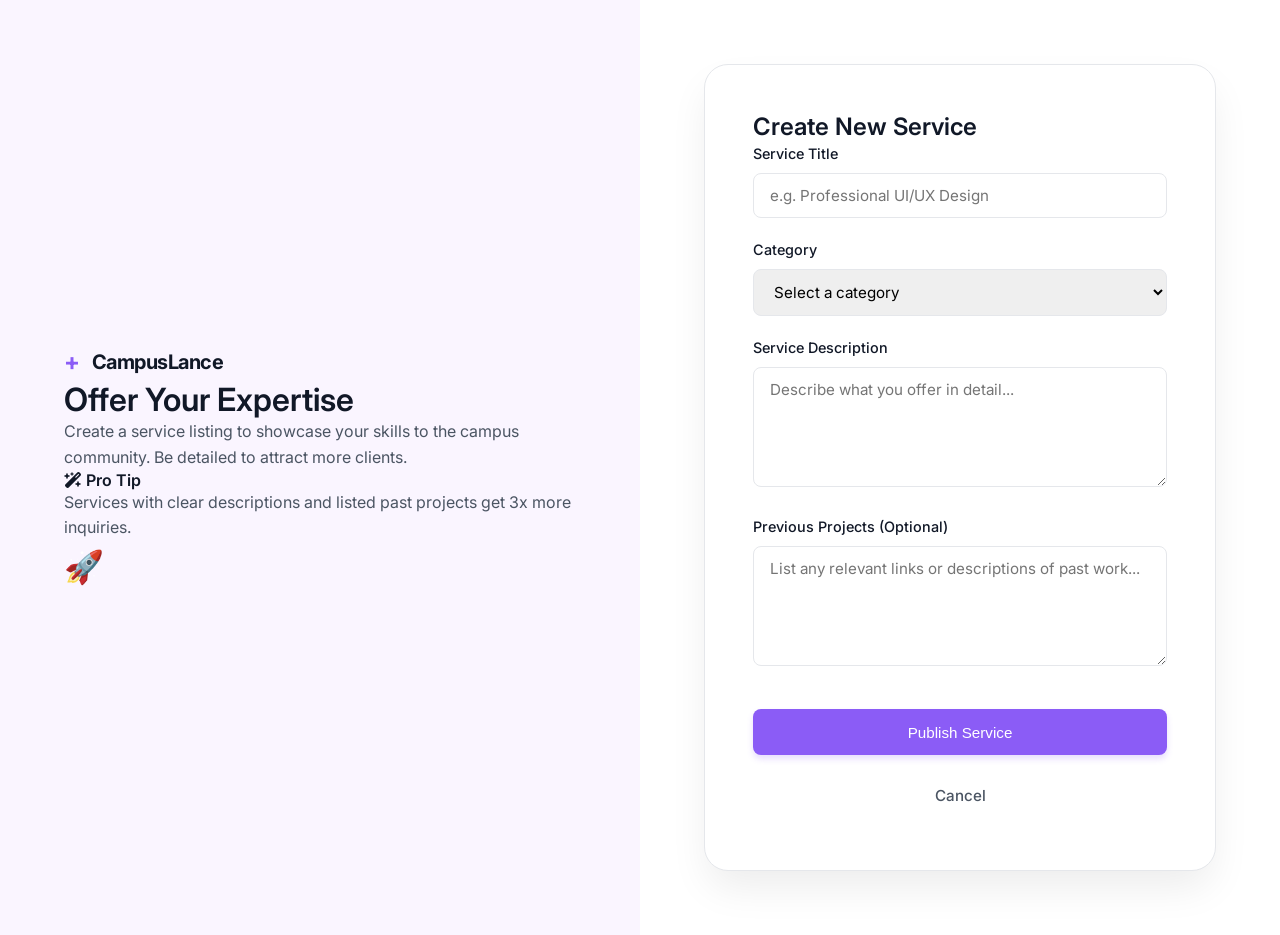
<file: create-service.html>
<!DOCTYPE html>
<html lang="en">
<head>
    <meta charset="UTF-8">
    <meta name="viewport" content="width=device-width, initial-scale=1.0">
    <title>Create Your Service - CampusLance</title>
    <link rel="stylesheet" href="style.css">
    <link rel="stylesheet" href="https://cdnjs.cloudflare.com/ajax/libs/font-awesome/6.4.0/css/all.min.css">
    <style>
        .service-form-card {
            max-width: 600px;
            margin: 0 auto;
        }
        textarea.form-control {
            min-height: 120px;
            resize: vertical;
        }
    </style>
</head>
<body>
    <div class="auth-layout">
        <!-- Left Side: Information -->
        <div class="auth-left">
            <a href="dashboard.html" class="nav-brand">
                <div class="nav-brand-logo">+</div>
                CampusLance
            </a>

            <div class="auth-content">
                <h1>Offer Your Expertise</h1>
                <p>Create a service listing to showcase your skills to the campus community. Be detailed to attract more clients.</p>
                
                <div class="auth-verify-banner">
                    <h4><i class="fa-solid fa-wand-magic-sparkles"></i> Pro Tip</h4>
                    <p>Services with clear descriptions and listed past projects get 3x more inquiries.</p>
                </div>
            </div>

            <div style="font-size: 2rem;">
                🚀
            </div>
        </div>

        <!-- Right Side: Form -->
        <div class="auth-right">
            <div class="auth-card service-form-card">
                <h2>Create New Service</h2>
                <form id="serviceForm">
                    <div class="form-group">
                        <label>Service Title</label>
                        <input type="text" id="serviceTitle" class="form-control" placeholder="e.g. Professional UI/UX Design" required>
                    </div>
                    
                    <div class="form-group">
                        <label>Category</label>
                        <select id="serviceCategory" class="form-control" required>
                            <option value="" disabled selected>Select a category</option>
                            <option value="Graphic Design">Graphic Design</option>
                            <option value="Web Development">Web Development</option>
                            <option value="Content Writing">Content Writing</option>
                            <option value="Digital Marketing">Digital Marketing</option>
                            <option value="Video Editing">Video Editing</option>
                            <option value="Academic Tutoring">Academic Tutoring</option>
                        </select>
                    </div>
                    
                    <div class="form-group">
                        <label>Service Description</label>
                        <textarea id="serviceDescription" class="form-control" placeholder="Describe what you offer in detail..." required></textarea>
                    </div>

                    <div class="form-group">
                        <label>Previous Projects (Optional)</label>
                        <textarea id="serviceProjects" class="form-control" placeholder="List any relevant links or descriptions of past work..."></textarea>
                    </div>
                    
                    <button type="submit" class="btn btn-primary">Publish Service</button>
                    <a href="dashboard.html" class="btn btn-secondary" style="margin-top: 1rem; display: block; text-align: center; text-decoration: none;">Cancel</a>
                </form>
            </div>
        </div>
    </div>
    <script src="script.js"></script>
</body>
</html>
</file>
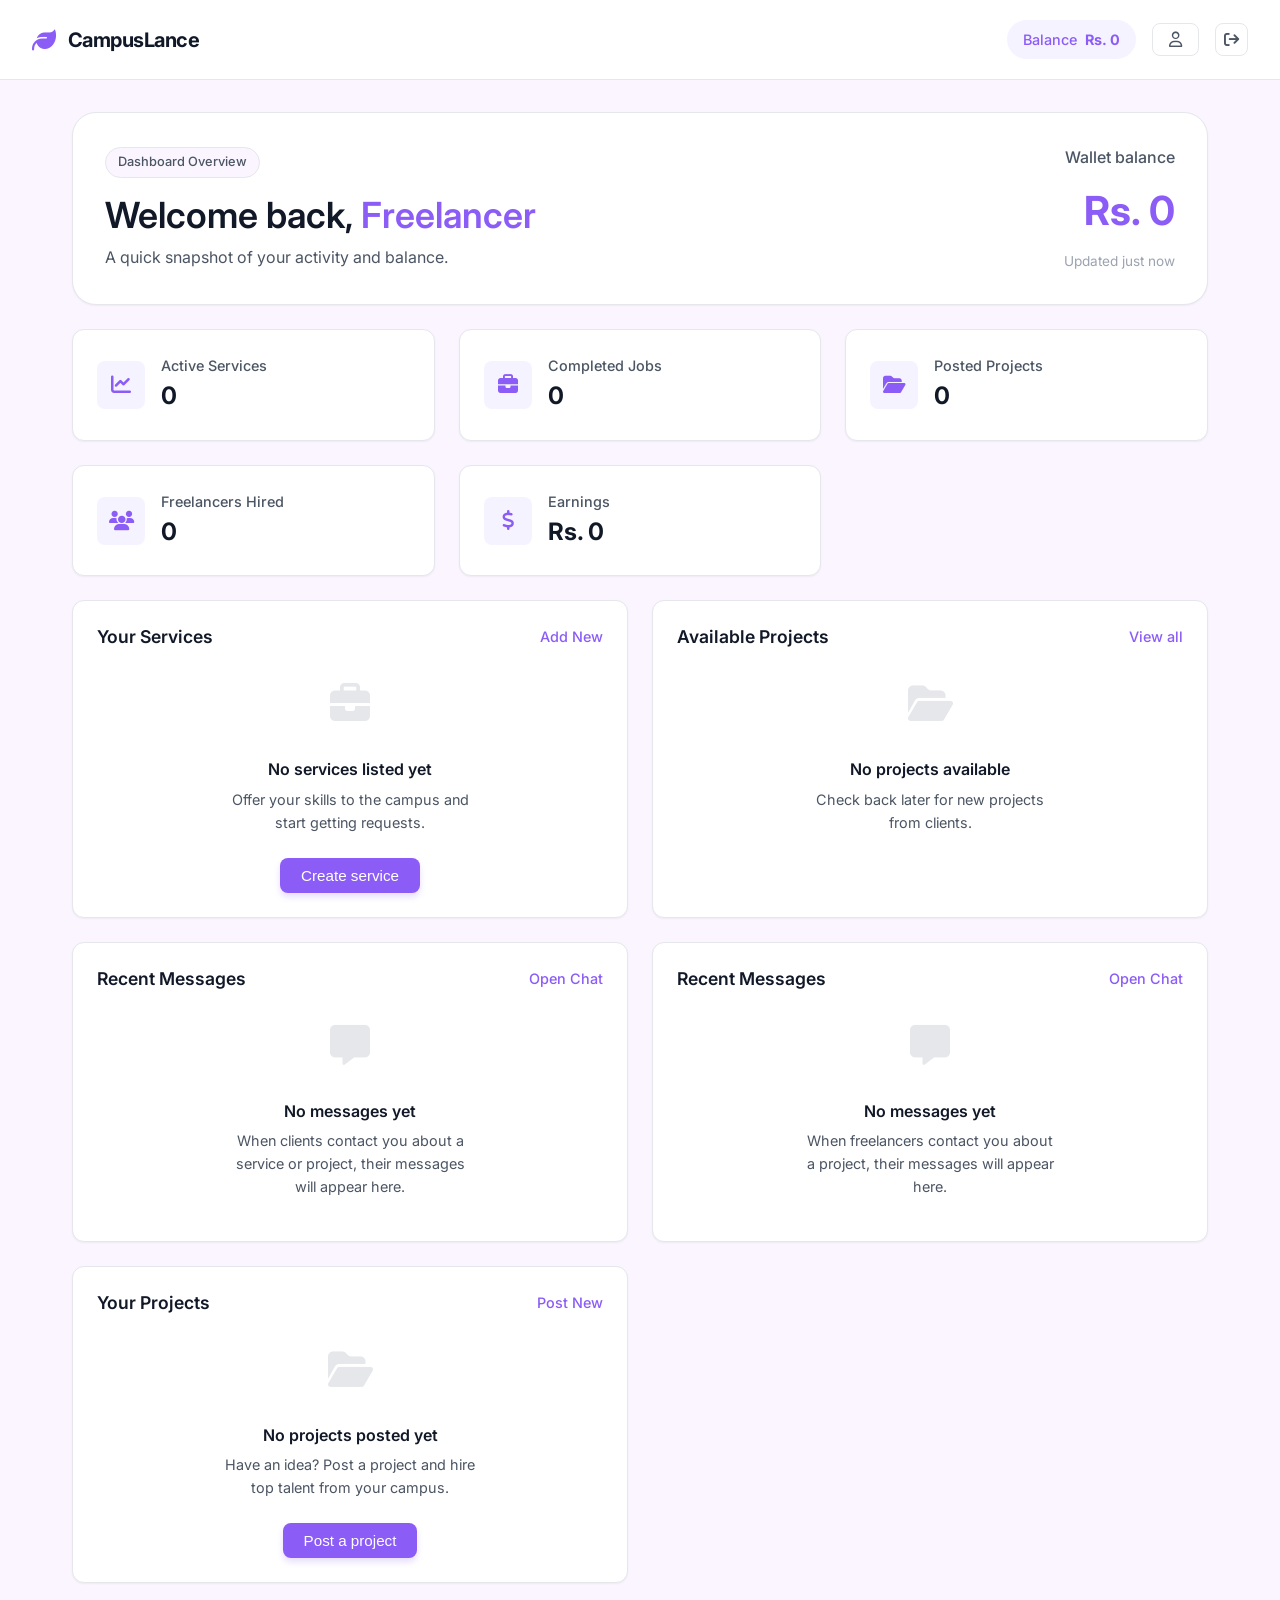
<file: dashboard.html>
<!DOCTYPE html>
<html lang="en">
<head>
    <meta charset="UTF-8">
    <meta name="viewport" content="width=device-width, initial-scale=1.0">
    <title>Dashboard - CampusLance</title>
    <link rel="stylesheet" href="style.css">
    <link rel="stylesheet" href="https://cdnjs.cloudflare.com/ajax/libs/font-awesome/6.4.0/css/all.min.css">
</head>
<body style="background-color: var(--bg-alt);">
    
    <!-- Navbar -->
    <nav class="navbar" style="position: sticky; top: 0;">
        <div class="container nav-container">
            <a href="index.html" class="nav-brand">
                <div class="nav-brand-logo"><i class="fa-solid fa-leaf"></i></div>
                CampusLance
            </a>
            
            <!-- Nav links removed -->

            <div class="nav-actions">
                <div class="badge" style="font-size: 0.9rem; padding: 0.5rem 1rem;">
                    Balance <span style="font-weight: 700; margin-left: 0.5rem;">Rs. 0</span>
                </div>
                <button class="btn btn-outline" style="border-color: var(--border-color); color: var(--text-body); padding: 0.5rem 1rem;" title="Profile">
                    <i class="fa-regular fa-user"></i>
                </button>
                <button class="btn btn-outline" style="border-color: var(--border-color); color: var(--text-body); padding: 0.5rem;" onclick="window.location.href='login.html';" title="Logout">
                    <i class="fa-solid fa-arrow-right-from-bracket"></i>
                </button>
            </div>
        </div>
    </nav>

    <main class="dashboard-container">
        <!-- Welcome Section -->
        <section class="welcome-card">
            <div>
                <div class="badge" style="margin-bottom: 1rem; background: var(--bg-alt); color: var(--text-body); border: 1px solid var(--border-color);">Dashboard Overview</div>
                <h1 style="font-size: 2.25rem; margin-bottom: 0.5rem;">Welcome back, <span id="welcomeName" style="color: var(--primary);">Freelancer</span></h1>
                <p>A quick snapshot of your activity and balance.</p>
            </div>
            <div class="wallet-card">
                <div style="font-weight: 500; color: var(--text-body);">Wallet balance</div>
                <div class="amount" style="margin: 0.5rem 0; color: var(--primary);">Rs. 0</div>
                <div style="font-size: 0.85rem; color: var(--text-light);">Updated just now</div>
            </div>
        </section>

        <!-- Stats Section -->
        <section class="stats-grid">
            <div class="stat-card freelancer-only">
                <div class="stat-icon">
                    <i class="fa-solid fa-chart-line"></i>
                </div>
                <div>
                    <div style="font-size: 0.9rem; color: var(--text-body); font-weight: 500;">Active Services</div>
                    <div id="activeServicesCount" style="font-size: 1.5rem; font-weight: 700; color: var(--text-dark);">0</div>
                </div>
            </div>
            <div class="stat-card freelancer-only">
                <div class="stat-icon">
                    <i class="fa-solid fa-briefcase"></i>
                </div>
                <div>
                    <div style="font-size: 0.9rem; color: var(--text-body); font-weight: 500;">Completed Jobs</div>
                    <div style="font-size: 1.5rem; font-weight: 700; color: var(--text-dark);">0</div>
                </div>
            </div>
            <div class="stat-card client-only">
                <div class="stat-icon">
                    <i class="fa-solid fa-folder-open"></i>
                </div>
                <div>
                    <div style="font-size: 0.9rem; color: var(--text-body); font-weight: 500;">Posted Projects</div>
                    <div style="font-size: 1.5rem; font-weight: 700; color: var(--text-dark);">0</div>
                </div>
            </div>
            <div class="stat-card client-only">
                <div class="stat-icon">
                    <i class="fa-solid fa-users"></i>
                </div>
                <div>
                    <div style="font-size: 0.9rem; color: var(--text-body); font-weight: 500;">Freelancers Hired</div>
                    <div style="font-size: 1.5rem; font-weight: 700; color: var(--text-dark);">0</div>
                </div>
            </div>
            <div class="stat-card">
                <div class="stat-icon">
                    <i class="fa-solid fa-dollar-sign"></i>
                </div>
                <div>
                    <div id="earningLabel" style="font-size: 0.9rem; color: var(--text-body); font-weight: 500;">Earnings</div>
                    <div style="font-size: 1.5rem; font-weight: 700; color: var(--text-dark);">Rs. 0</div>
                </div>
            </div>
        </section>

        <!-- Content Section -->
        <section class="content-grid" id="dashboardContentGrid">
            
            <!-- FREELANCER VIEW PANELS -->
            <!-- Your Services -->
            <div class="panel-card freelancer-only" id="freelancerServicesPanel">
                <div class="panel-header">
                    <h3 style="font-size: 1.1rem;">Your Services</h3>
                    <a href="create-service.html" style="font-size: 0.9rem; font-weight: 500; color: var(--primary);">Add New</a>
                </div>
                <div id="servicesListContainer">
                    <div class="panel-empty">
                        <div style="font-size: 2.5rem; color: var(--border-color); margin-bottom: 1.5rem;">
                            <i class="fa-solid fa-briefcase"></i>
                        </div>
                        <h4 style="margin-bottom: 0.5rem;">No services listed yet</h4>
                        <p style="font-size: 0.9rem; margin-bottom: 1.5rem; max-width: 250px;">Offer your skills to the campus and start getting requests.</p>
                        <button class="btn btn-primary" style="padding: 0.5rem 1.25rem;" onclick="window.location.href='create-service.html'">Create service</button>
                    </div>
                </div>
            </div>

            <!-- Available Projects -->
            <div class="panel-card freelancer-only" id="freelancerProjectsPanel">
                <div class="panel-header">
                    <h3 style="font-size: 1.1rem;">Available Projects</h3>
                    <a href="#" style="font-size: 0.9rem; font-weight: 500; color: var(--primary);">View all</a>
                </div>
                <div id="availableProjectsContainer">
                    <div class="panel-empty">
                        <div style="font-size: 2.5rem; color: var(--border-color); margin-bottom: 1.5rem;">
                            <i class="fa-solid fa-folder-open"></i>
                        </div>
                        <h4 style="margin-bottom: 0.5rem;">No projects available</h4>
                        <p style="font-size: 0.9rem; max-width: 250px;">Check back later for new projects from clients.</p>
                    </div>
                </div>
            </div>

            <!-- Freelancer Recent Messages -->
            <div class="panel-card freelancer-only" id="freelancerMessagesPanel">
                <div class="panel-header">
                    <h3 style="font-size: 1.1rem;">Recent Messages</h3>
                    <a href="#" onclick="window.openChatbox()" style="font-size: 0.9rem; font-weight: 500; color: var(--primary);">Open Chat</a>
                </div>
                <div id="freelancerMessagesContainer">
                    <div class="panel-empty">
                        <div style="font-size: 2.5rem; color: var(--border-color); margin-bottom: 1.5rem;">
                            <i class="fa-solid fa-message"></i>
                        </div>
                        <h4 style="margin-bottom: 0.5rem;">No messages yet</h4>
                        <p style="font-size: 0.9rem; max-width: 250px;">When clients contact you about a service or project, their messages will appear here.</p>
                    </div>
                </div>
            </div>

            <!-- CLIENT VIEW PANELS -->
            <!-- Recent Messages -->
            <div class="panel-card client-only" id="clientMessagesPanel">
                <div class="panel-header">
                    <h3 style="font-size: 1.1rem;">Recent Messages</h3>
                    <a href="#" onclick="window.openChatbox()" style="font-size: 0.9rem; font-weight: 500; color: var(--primary);">Open Chat</a>
                </div>
                <div id="clientMessagesContainer">
                    <div class="panel-empty">
                        <div style="font-size: 2.5rem; color: var(--border-color); margin-bottom: 1.5rem;">
                            <i class="fa-solid fa-message"></i>
                        </div>
                        <h4 style="margin-bottom: 0.5rem;">No messages yet</h4>
                        <p style="font-size: 0.9rem; max-width: 250px;">When freelancers contact you about a project, their messages will appear here.</p>
                    </div>
                </div>
            </div>

            <!-- Your Projects -->
            <div class="panel-card client-only" id="clientProjectsPanel">
                <div class="panel-header">
                    <h3 style="font-size: 1.1rem;">Your Projects</h3>
                    <a href="post-project.html" style="font-size: 0.9rem; font-weight: 500; color: var(--primary);">Post New</a>
                </div>
                <div id="projectsListContainer">
                    <div class="panel-empty">
                        <div style="font-size: 2.5rem; color: var(--border-color); margin-bottom: 1.5rem;">
                            <i class="fa-solid fa-folder-open"></i>
                        </div>
                        <h4 style="margin-bottom: 0.5rem;">No projects posted yet</h4>
                        <p style="font-size: 0.9rem; margin-bottom: 1.5rem; max-width: 250px;">Have an idea? Post a project and hire top talent from your campus.</p>
                        <button class="btn btn-primary" style="padding: 0.5rem 1.25rem;" onclick="window.location.href='post-project.html'">Post a project</button>
                    </div>
                </div>
            </div>

        </section>


    </main>

    <script src="script.js"></script>
</body>
</html>
</file>
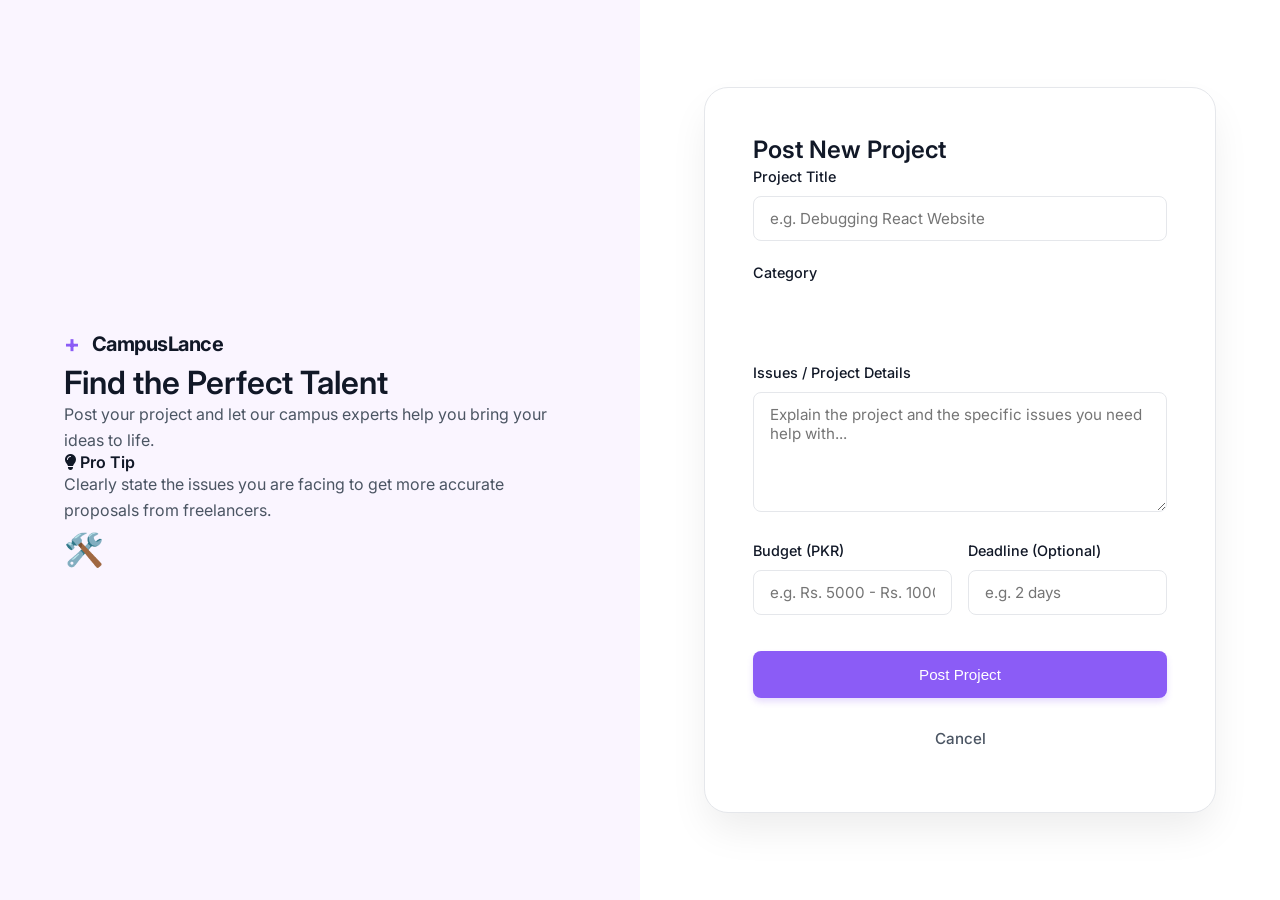
<file: post-project.html>
<!DOCTYPE html>
<html lang="en">
<head>
    <meta charset="UTF-8">
    <meta name="viewport" content="width=device-width, initial-scale=1.0">
    <title>Post a Project - CampusLance</title>
    <link rel="stylesheet" href="style.css">
    <link rel="stylesheet" href="https://cdnjs.cloudflare.com/ajax/libs/font-awesome/6.4.0/css/all.min.css">
    <style>
        .project-form-card {
            max-width: 600px;
            margin: 0 auto;
        }
        textarea.form-control {
            min-height: 120px;
            resize: vertical;
        }
        .form-row {
            display: grid;
            grid-template-columns: 1fr 1fr;
            gap: 1rem;
        }
    </style>
</head>
<body>
    <div class="auth-layout">
        <!-- Left Side: Information -->
        <div class="auth-left">
            <a href="dashboard.html" class="nav-brand">
                <div class="nav-brand-logo">+</div>
                CampusLance
            </a>

            <div class="auth-content">
                <h1>Find the Perfect Talent</h1>
                <p>Post your project and let our campus experts help you bring your ideas to life.</p>
                
                <div class="auth-verify-banner">
                    <h4><i class="fa-solid fa-lightbulb"></i> Pro Tip</h4>
                    <p>Clearly state the issues you are facing to get more accurate proposals from freelancers.</p>
                </div>
            </div>

            <div style="font-size: 2rem;">
                🛠️
            </div>
        </div>

        <!-- Right Side: Form -->
        <div class="auth-right">
            <div class="auth-card project-form-card">
                <h2>Post New Project</h2>
                <form id="projectForm">
                    <div class="form-group">
                        <label>Project Title</label>
                        <input type="text" id="projectTitle" class="form-control" placeholder="e.g. Debugging React Website" required>
                    </div>
                    
                    <div class="form-group">
                        <label>Category</label>
                        <select id="projectCategory" class="form-control" required style="background: rgba(255,255,255,0.05); border: 1px solid rgba(255,255,255,0.1); color: white; padding: 0.8rem;">
                            <option value="" disabled selected>Select a category</option>
                            <option value="Web Development">Web Development</option>
                            <option value="Graphic Design">Graphic Design</option>
                            <option value="Content Writing">Content Writing</option>
                            <option value="Data Analysis">Data Analysis</option>
                            <option value="Video Editing">Video Editing</option>
                            <option value="Other">Other</option>
                        </select>
                    </div>
                    
                    <div class="form-group">
                        <label>Issues / Project Details</label>
                        <textarea id="projectIssues" class="form-control" placeholder="Explain the project and the specific issues you need help with..." required></textarea>
                    </div>

                    <div class="form-row">
                        <div class="form-group">
                            <label>Budget (PKR)</label>
                            <input type="text" id="projectBudget" class="form-control" placeholder="e.g. Rs. 5000 - Rs. 10000" required>
                        </div>
                        <div class="form-group">
                            <label>Deadline (Optional)</label>
                            <input type="text" id="projectDeadline" class="form-control" placeholder="e.g. 2 days">
                        </div>
                    </div>
                    
                    <button type="submit" class="btn btn-primary">Post Project</button>
                    <a href="dashboard.html" class="btn btn-secondary" style="margin-top: 1rem; display: block; text-align: center; text-decoration: none;">Cancel</a>
                </form>
            </div>
        </div>
    </div>
    <script src="script.js"></script>
</body>
</html>
</file>
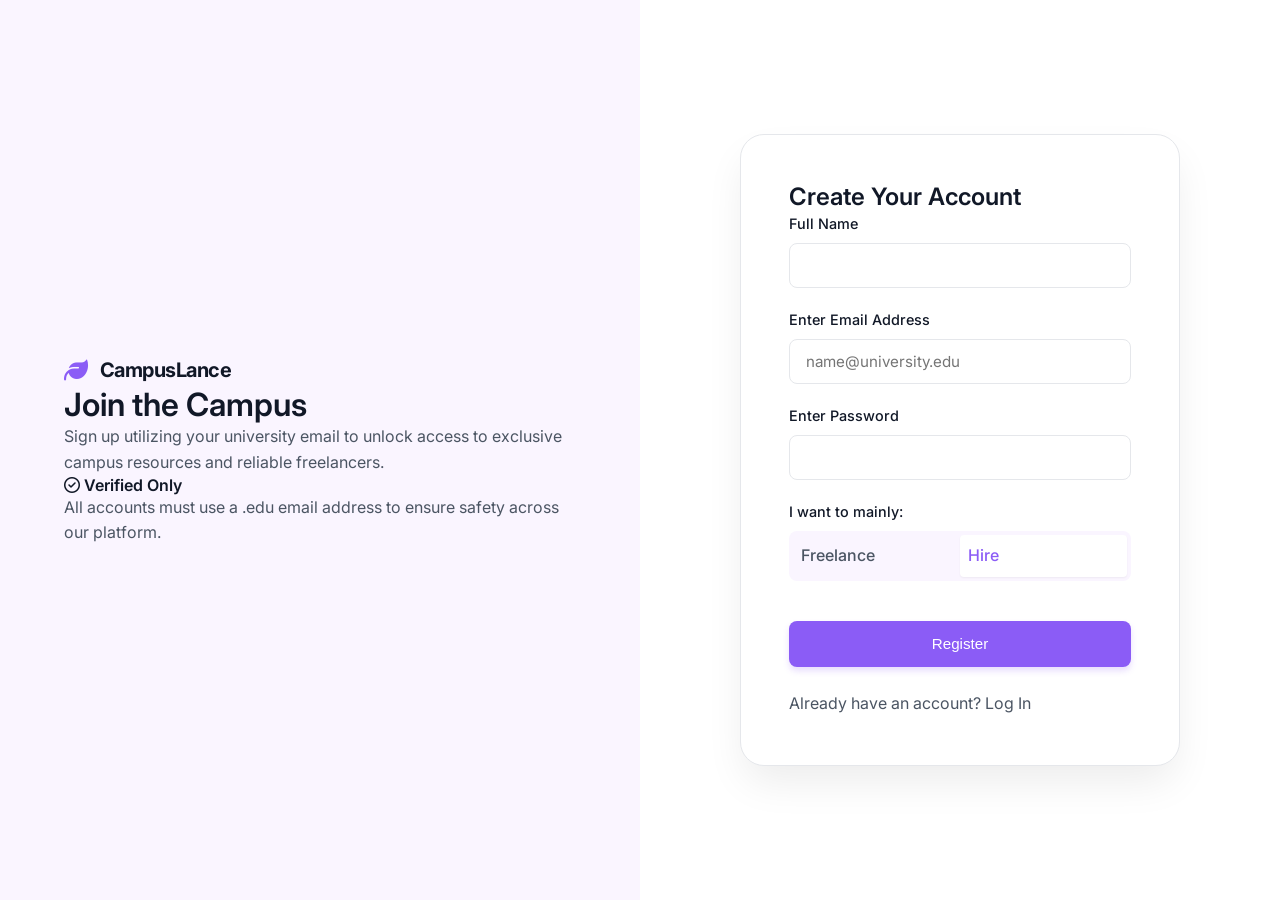
<file: register.html>
<!DOCTYPE html>
<html lang="en">
<head>
    <meta charset="UTF-8">
    <meta name="viewport" content="width=device-width, initial-scale=1.0">
    <title>Join the Campus - CampusLance</title>
    <link rel="stylesheet" href="style.css">
    <link rel="stylesheet" href="https://cdnjs.cloudflare.com/ajax/libs/font-awesome/6.4.0/css/all.min.css">
</head>
<body>
    <div class="auth-layout">
        <!-- Left Side: Information -->
        <div class="auth-left">
            <a href="index.html" class="nav-brand">
                <div class="nav-brand-logo"><i class="fa-solid fa-leaf"></i></div>
                CampusLance
            </a>

            <div class="auth-content">
                <h1>Join the Campus</h1>
                <p>Sign up utilizing your university email to unlock access to exclusive campus resources and reliable freelancers.</p>
                
                <div class="auth-verify-banner">
                    <h4><i class="fa-regular fa-circle-check"></i> Verified Only</h4>
                    <p>All accounts must use a .edu email address to ensure safety across our platform.</p>
                </div>
            </div>

        </div>

        <!-- Right Side: Interaction -->
        <div class="auth-right">
            <div class="auth-card" style="max-width: 440px;">
                <h2>Create Your Account</h2>
                <form action="dashboard.html">
                    <div class="form-group">
                        <label>Full Name</label>
                        <input type="text" id="fullName" class="form-control" required>
                    </div>
                    
                    <div class="form-group">
                        <label>Enter Email Address</label>
                        <input type="email" class="form-control" placeholder="name@university.edu" required>
                    </div>
                    
                    <div class="form-group">
                        <label>Enter Password</label>
                        <input type="password" class="form-control" required>
                    </div>

                    <div class="form-group">
                        <label>I want to mainly:</label>
                        <div class="role-toggle">
                            <div class="role-btn">Freelance</div>
                            <div class="role-btn active">Hire</div>
                        </div>
                    </div>
                    
                    <button type="submit" class="btn btn-primary">Register</button>
                </form>
                
                <div class="form-footer" style="margin-top: 1.5rem;">
                    Already have an account? <a href="login.html">Log In</a>
                </div>
            </div>
        </div>
    </div>
    <script src="script.js"></script>
</body>
</html>
</file>
<file: style.css>
@import url('https://fonts.googleapis.com/css2?family=Inter:wght@300;400;500;600;700&display=swap');

:root {
  --primary: #8b5cf6; /* Vibrant Purple */
  --primary-hover: #7c3aed;
  --primary-light: #f5f3ff;
  
  --bg-main: #ffffff;
  --bg-alt: #faf5ff; /* Soft purplish background */
  
  --text-dark: #111827; /* Near black for headings */
  --text-body: #4b5563; /* Medium grey for body text */
  --text-light: #9ca3af;
  
  --border-color: #e5e7eb;
  
  --radius-sm: 0.5rem;
  --radius-md: 0.75rem;
  --radius-lg: 1.5rem;
  --radius-pill: 9999px;
  
  --shadow-sm: 0 1px 2px 0 rgba(0, 0, 0, 0.05);
  --shadow-md: 0 4px 6px -1px rgba(0, 0, 0, 0.05), 0 2px 4px -1px rgba(0, 0, 0, 0.03);
  --shadow-lg: 0 20px 40px -5px rgba(0, 0, 0, 0.08);
  --shadow-glow: 0 10px 30px rgba(139, 92, 246, 0.15);
  
  --font-sans: 'Inter', sans-serif;
}

* {
  margin: 0;
  padding: 0;
  box-sizing: border-box;
}

body {
  font-family: var(--font-sans);
  background-color: var(--bg-main);
  color: var(--text-body);
  line-height: 1.6;
  overflow-x: hidden;
  -webkit-font-smoothing: antialiased;
}

h1, h2, h3, h4, h5, h6 {
  color: var(--text-dark);
  font-weight: 600;
  line-height: 1.2;
}

a {
  text-decoration: none;
  color: inherit;
  transition: all 0.3s ease;
}

ul {
  list-style: none;
}

img {
  max-width: 100%;
  height: auto;
  display: block;
}

/* Base Components */
.container {
  width: 100%;
  max-width: 1280px;
  margin: 0 auto;
  padding: 0 2rem;
}

/* Buttons */
.btn {
  display: inline-flex;
  align-items: center;
  justify-content: center;
  gap: 0.5rem;
  padding: 0.75rem 1.5rem;
  border-radius: var(--radius-sm);
  font-weight: 500;
  font-size: 0.95rem;
  cursor: pointer;
  transition: all 0.2s ease;
  border: 1px solid transparent;
}

.btn-primary {
  background-color: var(--primary);
  color: #ffffff;
  box-shadow: 0 4px 6px rgba(139, 92, 246, 0.2);
}

.btn-primary:hover {
  background-color: var(--primary-hover);
  transform: translateY(-1px);
  box-shadow: 0 6px 12px rgba(139, 92, 246, 0.25);
}

.btn-outline {
  background-color: transparent;
  color: var(--text-dark);
  border: 1px solid var(--border-color);
}

.btn-outline:hover {
  border-color: var(--text-dark);
  background-color: #f9fafb;
}

.btn-outline-green {
  background-color: transparent;
  color: var(--primary);
  border: 1px solid var(--primary);
}

.btn-outline-green:hover {
  background-color: var(--primary-light);
}

.badge {
  display: inline-flex;
  align-items: center;
  padding: 0.25rem 0.75rem;
  border-radius: var(--radius-pill);
  font-size: 0.8rem;
  font-weight: 500;
  background-color: var(--primary-light);
  color: var(--primary);
}

/* Navigation */
.navbar {
  background-color: var(--bg-main);
  padding: 1.25rem 0;
  position: sticky;
  top: 0;
  z-index: 50;
  border-bottom: 1px solid var(--border-color);
}

.nav-container {
  display: flex;
  justify-content: space-between;
  align-items: center;
}

.nav-brand {
  display: flex;
  align-items: center;
  gap: 0.75rem;
  font-weight: 700;
  font-size: 1.25rem;
  color: var(--text-dark);
  letter-spacing: -0.5px;
}

.nav-brand-logo {
  color: var(--primary);
  font-size: 1.5rem;
  display: flex;
  align-items: center;
}

.nav-links {
  display: flex;
  gap: 2.5rem;
  align-items: center;
}

.nav-links a {
  font-size: 0.95rem;
  font-weight: 500;
  color: var(--text-body);
}

.nav-links a:hover {
  color: var(--primary);
}

.nav-actions {
  display: flex;
  gap: 1rem;
  align-items: center;
}

/* Hero Section */
.hero {
  padding: 6rem 0;
  text-align: center;
  background: linear-gradient(180deg, var(--primary-light) 0%, var(--bg-main) 100%);
  position: relative;
  overflow: hidden;
}

/* Optional grid pattern overlay for hero */
.hero::before {
  content: '';
  position: absolute;
  top: 0;
  left: 0;
  right: 0;
  bottom: 0;
  background-image: linear-gradient(rgba(139, 92, 246, 0.05) 1px, transparent 1px),
  linear-gradient(90deg, rgba(139, 92, 246, 0.05) 1px, transparent 1px);
  background-size: 40px 40px;
  z-index: 0;
  pointer-events: none;
}

.hero-content {
  position: relative;
  z-index: 1;
  max-width: 800px;
  margin: 0 auto;
}

.hero h1 {
  font-size: clamp(2.5rem, 5vw, 4rem);
  font-weight: 700;
  letter-spacing: -1px;
  margin-bottom: 1.5rem;
  color: var(--text-dark);
}

.hero p {
  font-size: 1.125rem;
  color: var(--text-body);
  margin-bottom: 2.5rem;
  max-width: 600px;
  margin-left: auto;
  margin-right: auto;
}

.hero-actions {
  display: flex;
  justify-content: center;
  gap: 1rem;
}

/* Mockup Image */
.hero-mockup-wrapper {
  margin-top: 4rem;
  position: relative;
  z-index: 1;
  padding: 0 1rem;
}

.hero-mockup {
  background: var(--bg-main);
  border-radius: var(--radius-lg);
  box-shadow: var(--shadow-lg);
  border: 1px solid var(--border-color);
  padding: 0.5rem; /* acts like a bezel */
  margin: 0 auto;
  max-width: 1000px;
}

.hero-mockup img {
  border-radius: var(--radius-md);
  width: 100%;
}

/* Section Common */
.section {
  padding: 5rem 0;
}

.section-alt {
  background-color: var(--bg-alt);
}

.section-header {
  text-align: center;
  margin-bottom: 4rem;
}

.section-title {
  font-size: 2.5rem;
  margin-bottom: 1rem;
}

/* Feature Grid */
.feature-grid {
  display: grid;
  grid-template-columns: repeat(3, 1fr);
  gap: 2rem;
}

.feature-card {
  background: var(--bg-main);
  border-radius: var(--radius-lg);
  padding: 2.5rem;
  border: 1px solid var(--border-color);
  box-shadow: var(--shadow-md);
  transition: transform 0.3s ease, box-shadow 0.3s ease;
  display: flex;
  flex-direction: column;
}

.feature-card:hover {
  transform: translateY(-5px);
  box-shadow: var(--shadow-lg);
}

.feature-icon-wrapper {
  width: 60px;
  height: 60px;
  background-color: var(--primary-light);
  border-radius: var(--radius-sm);
  display: flex;
  align-items: center;
  justify-content: center;
  margin-bottom: 1.5rem;
  color: var(--primary);
  font-size: 1.5rem;
}

.feature-card h3 {
  font-size: 1.25rem;
  margin-bottom: 1rem;
}

.feature-card p {
  color: var(--text-body);
  font-size: 0.95rem;
  margin-bottom: 1.5rem;
  flex: 1;
}

.feature-link {
  color: var(--primary);
  font-weight: 600;
  font-size: 0.9rem;
  display: inline-flex;
  align-items: center;
  gap: 0.5rem;
}

.feature-link:hover {
  gap: 0.75rem; /* animate arrow */
}

/* Layout Utilities */
.grid-2 {
  display: grid;
  grid-template-columns: 1fr 1fr;
  gap: 4rem;
  align-items: center;
}

/* Brands Strip */
.brands-strip {
  padding: 3rem 0;
  border-bottom: 1px solid var(--border-color);
}

.brands-container {
  display: flex;
  justify-content: space-around;
  align-items: center;
  flex-wrap: wrap;
  gap: 2rem;
  opacity: 0.6;
}

.brands-container img {
  height: 30px;
  object-fit: contain;
  filter: grayscale(100%);
  transition: all 0.3s ease;
}

.brands-container img:hover {
  filter: grayscale(0%);
  opacity: 1;
}

/* Footer CTA */
.footer-cta {
  background: linear-gradient(180deg, var(--primary) 0%, var(--primary-hover) 100%);
  color: white;
  text-align: center;
  padding: 5rem 0;
  position: relative;
  overflow: hidden;
}

.footer-cta h2 {
  color: white;
  font-size: 2.5rem;
  margin-bottom: 1rem;
}

.footer-cta p {
  color: rgba(255,255,255,0.8);
  margin-bottom: 2.5rem;
  font-size: 1.1rem;
}

.footer-cta-actions {
  display: flex;
  justify-content: center;
  gap: 1rem;
}

.footer-cta .btn-outline {
  border-color: white;
  color: white;
}
.footer-cta .btn-outline:hover {
  background-color: white;
  color: var(--primary);
}

/* Standard Footer */
.site-footer {
  background-color: #0b1120;
  color: #9ca3af;
  padding: 4rem 0 2rem;
}

.footer-grid {
  display: grid;
  grid-template-columns: 2fr 1fr 1fr 1fr;
  gap: 3rem;
  margin-bottom: 3rem;
}

.footer-brand h3 {
  color: white;
  font-size: 1.5rem;
  margin-bottom: 1rem;
  display: flex;
  align-items: center;
  gap: 0.5rem;
}

.footer-col h4 {
  color: white;
  font-size: 1.1rem;
  margin-bottom: 1.5rem;
}

.footer-links {
  display: flex;
  flex-direction: column;
  gap: 0.75rem;
}

.footer-links a:hover {
  color: white;
}

.footer-bottom {
  display: flex;
  justify-content: space-between;
  align-items: center;
  padding-top: 2rem;
  border-top: 1px solid rgba(255,255,255,0.1);
}

/* Mobile Responsiveness */
@media (max-width: 1024px) {
  .grid-2 {
    grid-template-columns: 1fr;
  }
  .feature-grid {
    grid-template-columns: repeat(2, 1fr);
  }
}

@media (max-width: 768px) {
  .nav-links {
    display: none; /* simple hidden for mobile for now */
  }
  .feature-grid {
    grid-template-columns: 1fr;
  }
  .footer-grid {
    grid-template-columns: 1fr;
    text-align: center;
  }
  .hero h1 {
    font-size: 2.5rem;
  }
  .auth-layout {
    flex-direction: column;
  }
  .auth-left, .auth-right {
    padding: 2rem;
    flex: auto;
  }
}

/* Auth Pages Override using new style */
.auth-layout {
  display: flex;
  min-height: 100vh;
  width: 100%;
}

.auth-left, .auth-right {
  flex: 1;
  display: flex;
  flex-direction: column;
  justify-content: center;
  padding: 4rem;
}

.auth-left {
  background-color: var(--bg-alt);
}

.auth-right {
  background-color: var(--bg-main);
  align-items: center;
}

.auth-card {
  margin: auto;
  background: var(--bg-main);
  padding: 3rem;
  border-radius: var(--radius-lg);
  box-shadow: var(--shadow-lg);
  width: 100%;
  max-width: 450px;
  border: 1px solid var(--border-color);
}

.auth-header {
  text-align: center;
  margin-bottom: 2rem;
}

.auth-header h1 {
  font-size: 1.75rem;
  margin-bottom: 0.5rem;
}

.form-group {
  margin-bottom: 1.25rem;
}

.form-group label {
  display: block;
  font-weight: 500;
  margin-bottom: 0.5rem;
  font-size: 0.9rem;
  color: var(--text-dark);
}

.form-control {
  width: 100%;
  padding: 0.75rem 1rem;
  border: 1px solid var(--border-color);
  border-radius: var(--radius-sm);
  font-family: var(--font-sans);
  font-size: 0.95rem;
  transition: border-color 0.2s ease;
}

.form-control:focus {
  outline: none;
  border-color: var(--primary);
  box-shadow: 0 0 0 3px var(--primary-light);
}

.auth-card .btn-primary {
  width: 100%;
  margin-top: 1rem;
  padding: 0.85rem;
}

.social-login {
  display: flex;
  flex-direction: column;
  gap: 1rem;
  margin-top: 2rem;
}

.btn-social {
  display: flex;
  align-items: center;
  justify-content: center;
  gap: 0.75rem;
  width: 100%;
  padding: 0.75rem;
  background: white;
  border: 1px solid var(--border-color);
  border-radius: var(--radius-sm);
  font-family: var(--font-sans);
  font-weight: 500;
  font-size: 0.95rem;
  color: var(--text-dark);
  cursor: pointer;
  transition: all 0.2s ease;
  box-shadow: var(--shadow-sm);
}

.btn-social:hover {
  background: var(--bg-alt);
  border-color: var(--text-light);
}

.auth-divider {
  display: flex;
  align-items: center;
  text-align: center;
  color: var(--text-light);
  font-size: 0.85rem;
  margin: 0.5rem 0;
}

.auth-divider::before,
.auth-divider::after {
  content: '';
  flex: 1;
  border-bottom: 1px solid var(--border-color);
}

.auth-divider span {
  padding: 0 1rem;
}

/* Role Toggle inside auth */
.role-toggle {
  display: flex;
  background: var(--bg-alt);
  padding: 0.25rem;
  border-radius: var(--radius-sm);
  margin-bottom: 1.5rem;
}

.role-btn {
  flex: 1;
  padding: 0.5rem;
  border: none;
  background: transparent;
  cursor: pointer;
  border-radius: calc(var(--radius-sm) - 0.25rem);
  font-weight: 500;
  color: var(--text-body);
  transition: all 0.2s ease;
}

.role-btn.active {
  background: var(--bg-main);
  color: var(--primary);
  box-shadow: var(--shadow-sm);
}

/* --- Dashboard Specific Styles (Clean Green Theme) --- */

.dashboard-container {
  max-width: 1200px;
  margin: 0 auto;
  padding: 2rem;
  width: 100%;
}
.welcome-card {
  display: flex;
  justify-content: space-between;
  align-items: center;
  padding: 2rem;
  margin-bottom: 1.5rem;
  background: var(--bg-main);
  border-radius: var(--radius-lg);
  border: 1px solid var(--border-color);
  box-shadow: var(--shadow-sm);
}
.wallet-card {
  text-align: right;
  min-width: 200px;
}
.wallet-card .amount {
  font-size: 2.5rem;
  font-weight: 700;
  color: var(--text-dark);
}
.stats-grid {
  display: grid;
  grid-template-columns: repeat(3, 1fr);
  gap: 1.5rem;
  margin-bottom: 1.5rem;
}
.stat-card {
  display: flex;
  align-items: center;
  gap: 1rem;
  padding: 1.5rem;
  background: var(--bg-main);
  border-radius: var(--radius-md);
  border: 1px solid var(--border-color);
  box-shadow: var(--shadow-sm);
}
.stat-icon {
  width: 48px;
  height: 48px;
  border-radius: var(--radius-sm);
  display: flex;
  align-items: center;
  justify-content: center;
  font-size: 1.25rem;
  background-color: var(--primary-light);
  color: var(--primary);
}
.content-grid {
  display: grid;
  grid-template-columns: repeat(2, 1fr);
  gap: 1.5rem;
}
.panel-card {
  padding: 1.5rem;
  min-height: 300px;
  background: var(--bg-main);
  border-radius: var(--radius-md);
  border: 1px solid var(--border-color);
  box-shadow: var(--shadow-sm);
}
.panel-header {
  display: flex;
  justify-content: space-between;
  align-items: center;
  margin-bottom: 1.5rem;
}
.panel-empty {
  display: flex;
  flex-direction: column;
  align-items: center;
  justify-content: center;
  text-align: center;
  height: calc(100% - 3rem);
}

/* --- Talent Network Section --- */
.talent-network {
  background-color: #0b1120;
  color: white;
  position: relative;
  overflow: hidden;
  padding: 6rem 0;
}

.talent-network .map-bg {
  position: absolute;
  top: 0;
  left: 0;
  width: 100%;
  height: 100%;
  opacity: 0.15;
  background-image: radial-gradient(circle at center, rgba(255,255,255,0.2) 2px, transparent 2px);
  background-size: 30px 30px;
  z-index: 0;
  pointer-events: none;
}

.talent-container {
  position: relative;
  z-index: 1;
}

.talent-header {
  font-size: clamp(2.5rem, 4vw, 3.5rem);
  margin-bottom: 4rem;
  color: white;
}

.talent-header span {
  color: var(--primary);
}

.talent-grid {
  display: grid;
  grid-template-columns: 1fr 1fr 1.5fr;
  gap: 3rem;
}

.talent-col h3 {
  font-size: 1.5rem;
  color: white;
  margin-bottom: 1rem;
}

.talent-col p {
  color: #9ca3af;
  font-size: 1.05rem;
  line-height: 1.6;
  margin-bottom: 3rem;
}

.talent-cards-wrapper {
  display: flex;
  flex-direction: column;
  gap: 1.5rem;
  position: relative;
  align-items: flex-start;
}

.talent-cards-row {
  display: flex;
  gap: 1.5rem;
}

.talent-cards-row:nth-child(2) {
  margin-left: 3rem;
}

.talent-cards-row:nth-child(3) {
  margin-left: 1.5rem;
}

.talent-card {
  background: rgba(255, 255, 255, 0.05);
  border: 1px solid rgba(255, 255, 255, 0.1);
  padding: 1rem;
  border-radius: var(--radius-sm);
  display: flex;
  gap: 1rem;
  width: 240px;
  align-items: center;
  backdrop-filter: blur(4px);
}

.talent-card-img {
  width: 48px;
  height: 48px;
  border-radius: 6px;
  background: #333;
  overflow: hidden;
  flex-shrink: 0;
}

.talent-card-img img {
  width: 100%;
  height: 100%;
  object-fit: cover;
}

.talent-card-info {
  flex: 1;
}

.talent-stars {
  color: var(--primary);
  font-size: 0.8rem;
  margin-bottom: 0.5rem;
  display: flex;
  gap: 0.2rem;
}

.talent-line {
  height: 4px;
  background: rgba(255, 255, 255, 0.2);
  border-radius: 2px;
  margin-bottom: 0.4rem;
}

.talent-line.short {
  width: 60%;
}

@media (max-width: 1024px) {
  .talent-grid {
    grid-template-columns: 1fr 1fr;
  }
  .talent-cards-wrapper {
    grid-column: span 2;
    align-items: center;
  }
  .talent-cards-row {
    justify-content: center;
  }
  .talent-cards-row:nth-child(2),
  .talent-cards-row:nth-child(3) {
    margin-left: 0;
  }
}
@media (max-width: 768px) {
  .talent-grid {
    grid-template-columns: 1fr;
  }
  .talent-cards-wrapper {
    grid-column: span 1;
  }
  .talent-cards-row {
    flex-direction: column;
  }
  .talent-card {
    width: 100%;
    max-width: 300px;
  }
}

/* Animations */
@keyframes slideInLeft {
    0% { transform: translateX(-100px); opacity: 0; }
    100% { transform: translateX(0); opacity: 1; }
}

@keyframes slideInRight {
    0% { transform: translateX(100px); opacity: 0; }
    100% { transform: translateX(0); opacity: 1; }
}

@keyframes fadeInLine {
    0% { transform: translateY(20px); opacity: 0; }
    100% { transform: translateY(0); opacity: 1; }
}

.animate-left {
    animation: slideInLeft 1s cubic-bezier(0.16, 1, 0.3, 1) forwards;
    opacity: 0;
}

.animate-right {
    animation: slideInRight 1s cubic-bezier(0.16, 1, 0.3, 1) forwards;
    opacity: 0;
}

.animate-line {
    animation: fadeInLine 0.8s cubic-bezier(0.16, 1, 0.3, 1) forwards;
    opacity: 0;
}

.delay-1 { animation-delay: 0.2s; }
.delay-2 { animation-delay: 0.4s; }
.delay-3 { animation-delay: 0.6s; }
</file>
